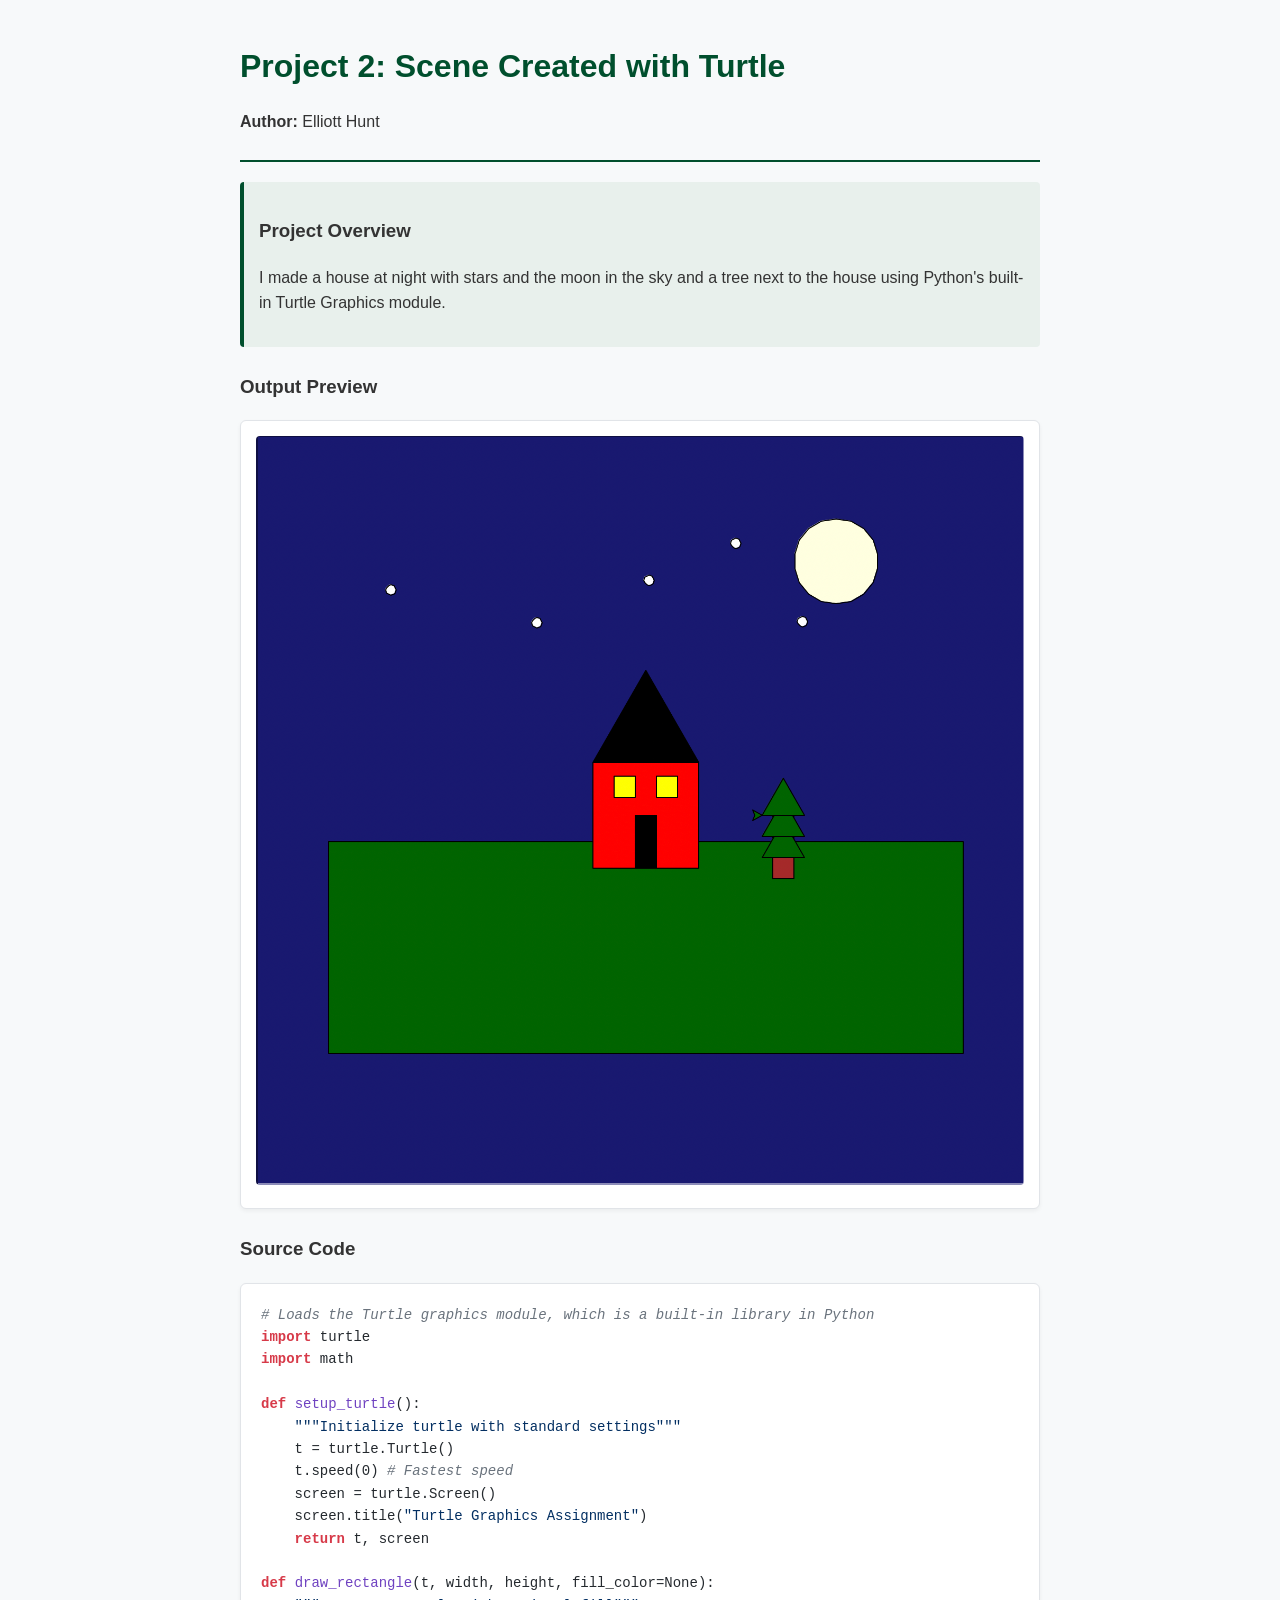
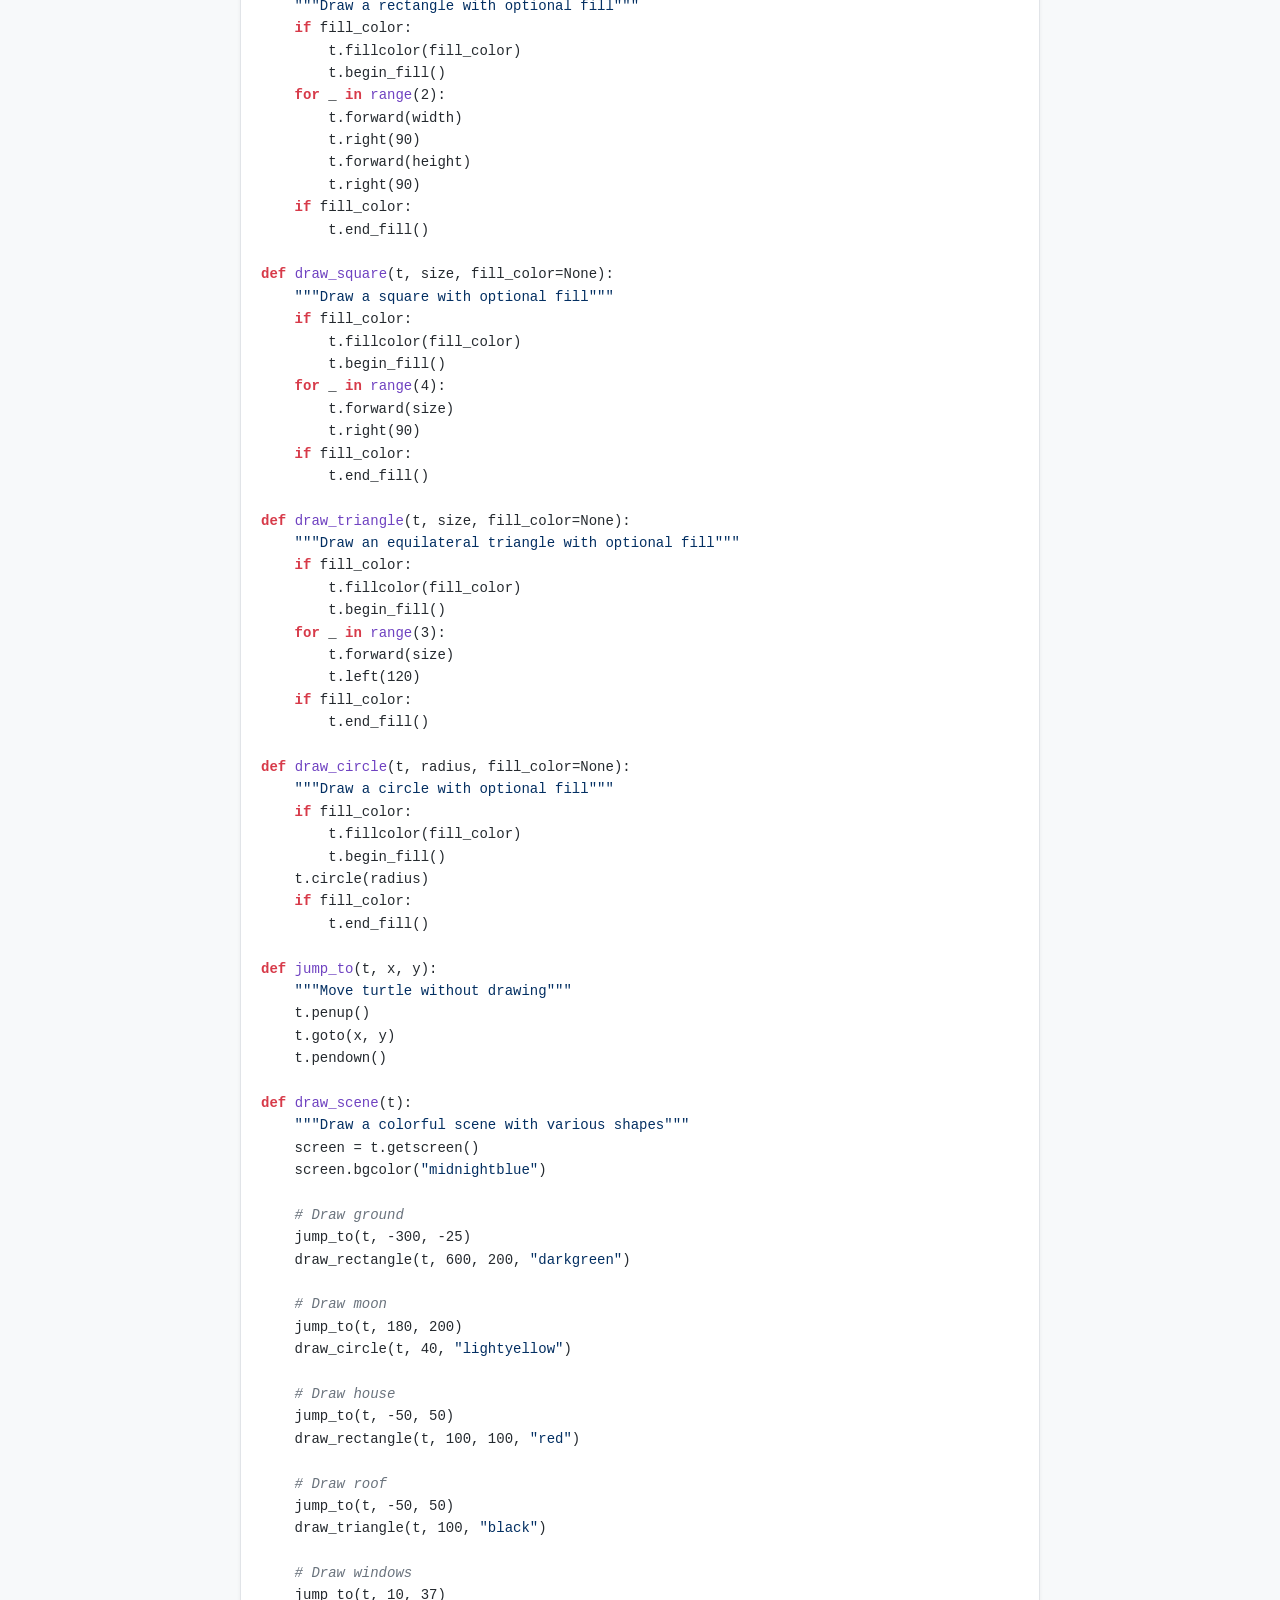
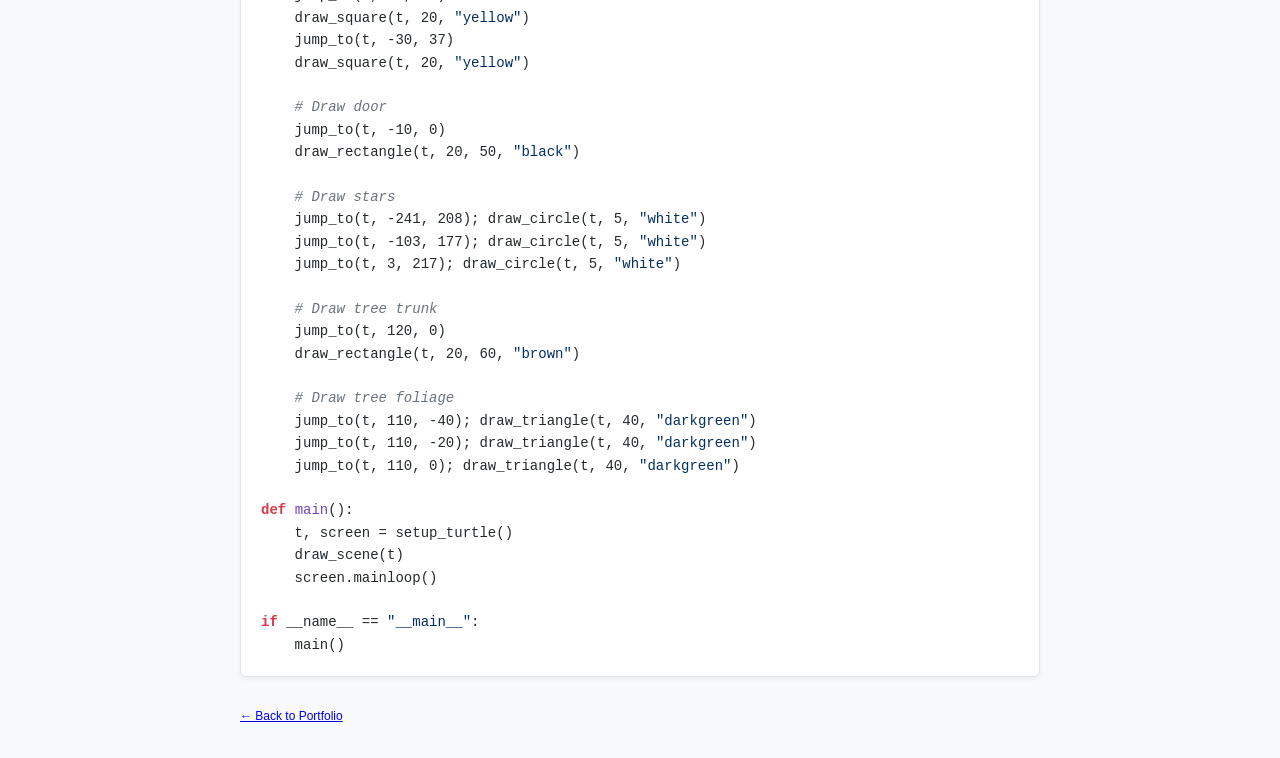
<file: project2.html>
<!DOCTYPE html>
<html lang="en">
<head>
    <meta charset="utf-8">
    <meta content="width=device-width, initial-scale=1.0" name="viewport">
    <title>Project 2 - Turtle Graphics Scene</title>
    <style type="text/css">
        body {
            font-family: -apple-system, BlinkMacSystemFont, "Segoe UI", Roboto, Helvetica, Arial, sans-serif;
            line-height: 1.6;
            color: #333;
            max-width: 800px;
            margin: 0 auto;
            padding: 20px;
            background-color: #f7f9fa;
        }
        header {
            border-bottom: 2px solid #004f2d; /* UO Green */
            padding-bottom: 10px;
            margin-bottom: 20px;
        }
        h1 {
            color: #004f2d;
            margin-bottom: 5px;
        }
        .project-description {
            background-color: #e8f0ec;
            border-left: 4px solid #004f2d;
            padding: 15px;
            margin-bottom: 25px;
            border-radius: 4px;
        }
        /* Style for the new image container */
        .image-container {
            background-color: #ffffff;
            border: 1px solid #e1e4e8;
            border-radius: 6px;
            padding: 15px;
            margin-bottom: 25px;
            box-shadow: 0 2px 4px rgba(0,0,0,0.05);
            text-align: center; /* Centers the image */
        }
        .project-image {
            max-width: 100%;
            height: auto;
            border-radius: 4px;
        }
        .code-container {
            background-color: #ffffff;
            border: 1px solid #e1e4e8;
            border-radius: 6px;
            padding: 20px;
            overflow-x: auto;
            box-shadow: 0 2px 4px rgba(0,0,0,0.05);
        }
        pre {
            font-family: "SFMono-Regular", Consolas, "Liberation Mono", Menlo, Courier, monospace;
            font-size: 14px;
            margin: 0;
            color: #24292e;
        }
        .comment { color: #6a737d; font-style: italic; }
        .keyword { color: #d73a49; font-weight: bold; }
        .function { color: #6f42c1; }
        .string { color: #032f62; }
    </style>
</head>
<body>

    <header>
        <h1>Project 2: Scene Created with Turtle</h1>
        <p><strong>Author:</strong> Elliott Hunt</p>
    </header>

    <main>
        <section class="project-description">
            <h3>Project Overview</h3>
            <p>I made a house at night with stars and the moon in the sky and a tree next to the house using Python's built-in Turtle Graphics module.</p>
        </section>

        <h3>Output Preview</h3>
        <div class="image-container">
            <img src="project2.png" alt="Python Turtle Graphics House Scene" class="project-image">
        </div>

        <h3>Source Code</h3>
        <div class="code-container">
<pre>
<span class="comment"># Loads the Turtle graphics module, which is a built-in library in Python</span>
<span class="keyword">import</span> turtle
<span class="keyword">import</span> math

<span class="keyword">def</span> <span class="function">setup_turtle</span>():
    <span class="string">"""Initialize turtle with standard settings"""</span>
    t = turtle.Turtle()
    t.speed(0) <span class="comment"># Fastest speed</span>
    screen = turtle.Screen()
    screen.title(<span class="string">"Turtle Graphics Assignment"</span>)
    <span class="keyword">return</span> t, screen

<span class="keyword">def</span> <span class="function">draw_rectangle</span>(t, width, height, fill_color=None):
    <span class="string">"""Draw a rectangle with optional fill"""</span>
    <span class="keyword">if</span> fill_color:
        t.fillcolor(fill_color)
        t.begin_fill()
    <span class="keyword">for</span> _ <span class="keyword">in</span> <span class="function">range</span>(2):
        t.forward(width)
        t.right(90)
        t.forward(height)
        t.right(90)
    <span class="keyword">if</span> fill_color:
        t.end_fill()

<span class="keyword">def</span> <span class="function">draw_square</span>(t, size, fill_color=None):
    <span class="string">"""Draw a square with optional fill"""</span>
    <span class="keyword">if</span> fill_color:
        t.fillcolor(fill_color)
        t.begin_fill()
    <span class="keyword">for</span> _ <span class="keyword">in</span> <span class="function">range</span>(4):
        t.forward(size)
        t.right(90)
    <span class="keyword">if</span> fill_color:
        t.end_fill()

<span class="keyword">def</span> <span class="function">draw_triangle</span>(t, size, fill_color=None):
    <span class="string">"""Draw an equilateral triangle with optional fill"""</span>
    <span class="keyword">if</span> fill_color:
        t.fillcolor(fill_color)
        t.begin_fill()
    <span class="keyword">for</span> _ <span class="keyword">in</span> <span class="function">range</span>(3):
        t.forward(size)
        t.left(120)
    <span class="keyword">if</span> fill_color:
        t.end_fill()

<span class="keyword">def</span> <span class="function">draw_circle</span>(t, radius, fill_color=None):
    <span class="string">"""Draw a circle with optional fill"""</span>
    <span class="keyword">if</span> fill_color:
        t.fillcolor(fill_color)
        t.begin_fill()
    t.circle(radius)
    <span class="keyword">if</span> fill_color:
        t.end_fill()

<span class="keyword">def</span> <span class="function">jump_to</span>(t, x, y):
    <span class="string">"""Move turtle without drawing"""</span>
    t.penup()
    t.goto(x, y)
    t.pendown()

<span class="keyword">def</span> <span class="function">draw_scene</span>(t):
    <span class="string">"""Draw a colorful scene with various shapes"""</span>
    screen = t.getscreen()
    screen.bgcolor(<span class="string">"midnightblue"</span>)
    
    <span class="comment"># Draw ground</span>
    jump_to(t, -300, -25)
    draw_rectangle(t, 600, 200, <span class="string">"darkgreen"</span>)
    
    <span class="comment"># Draw moon</span>
    jump_to(t, 180, 200)
    draw_circle(t, 40, <span class="string">"lightyellow"</span>)
    
    <span class="comment"># Draw house</span>
    jump_to(t, -50, 50)
    draw_rectangle(t, 100, 100, <span class="string">"red"</span>)
    
    <span class="comment"># Draw roof</span>
    jump_to(t, -50, 50)
    draw_triangle(t, 100, <span class="string">"black"</span>)
    
    <span class="comment"># Draw windows</span>
    jump_to(t, 10, 37)
    draw_square(t, 20, <span class="string">"yellow"</span>)
    jump_to(t, -30, 37)
    draw_square(t, 20, <span class="string">"yellow"</span>)
    
    <span class="comment"># Draw door</span>
    jump_to(t, -10, 0)
    draw_rectangle(t, 20, 50, <span class="string">"black"</span>)
    
    <span class="comment"># Draw stars</span>
    jump_to(t, -241, 208); draw_circle(t, 5, <span class="string">"white"</span>)
    jump_to(t, -103, 177); draw_circle(t, 5, <span class="string">"white"</span>)
    jump_to(t, 3, 217); draw_circle(t, 5, <span class="string">"white"</span>)
    
    <span class="comment"># Draw tree trunk</span>
    jump_to(t, 120, 0)
    draw_rectangle(t, 20, 60, <span class="string">"brown"</span>)
    
    <span class="comment"># Draw tree foliage</span>
    jump_to(t, 110, -40); draw_triangle(t, 40, <span class="string">"darkgreen"</span>)
    jump_to(t, 110, -20); draw_triangle(t, 40, <span class="string">"darkgreen"</span>)
    jump_to(t, 110, 0); draw_triangle(t, 40, <span class="string">"darkgreen"</span>)

<span class="keyword">def</span> <span class="function">main</span>():
    t, screen = setup_turtle()
    draw_scene(t)
    screen.mainloop()

<span class="keyword">if</span> __name__ == <span class="string">"__main__"</span>:
    main()
</pre>
        </div>
    </main>

    <footer style="margin-top: 30px; font-size: 12px; color: #666;">
        <p><a href="index.html">← Back to Portfolio</a></p>
    </footer>

</body>
</html>
</file>
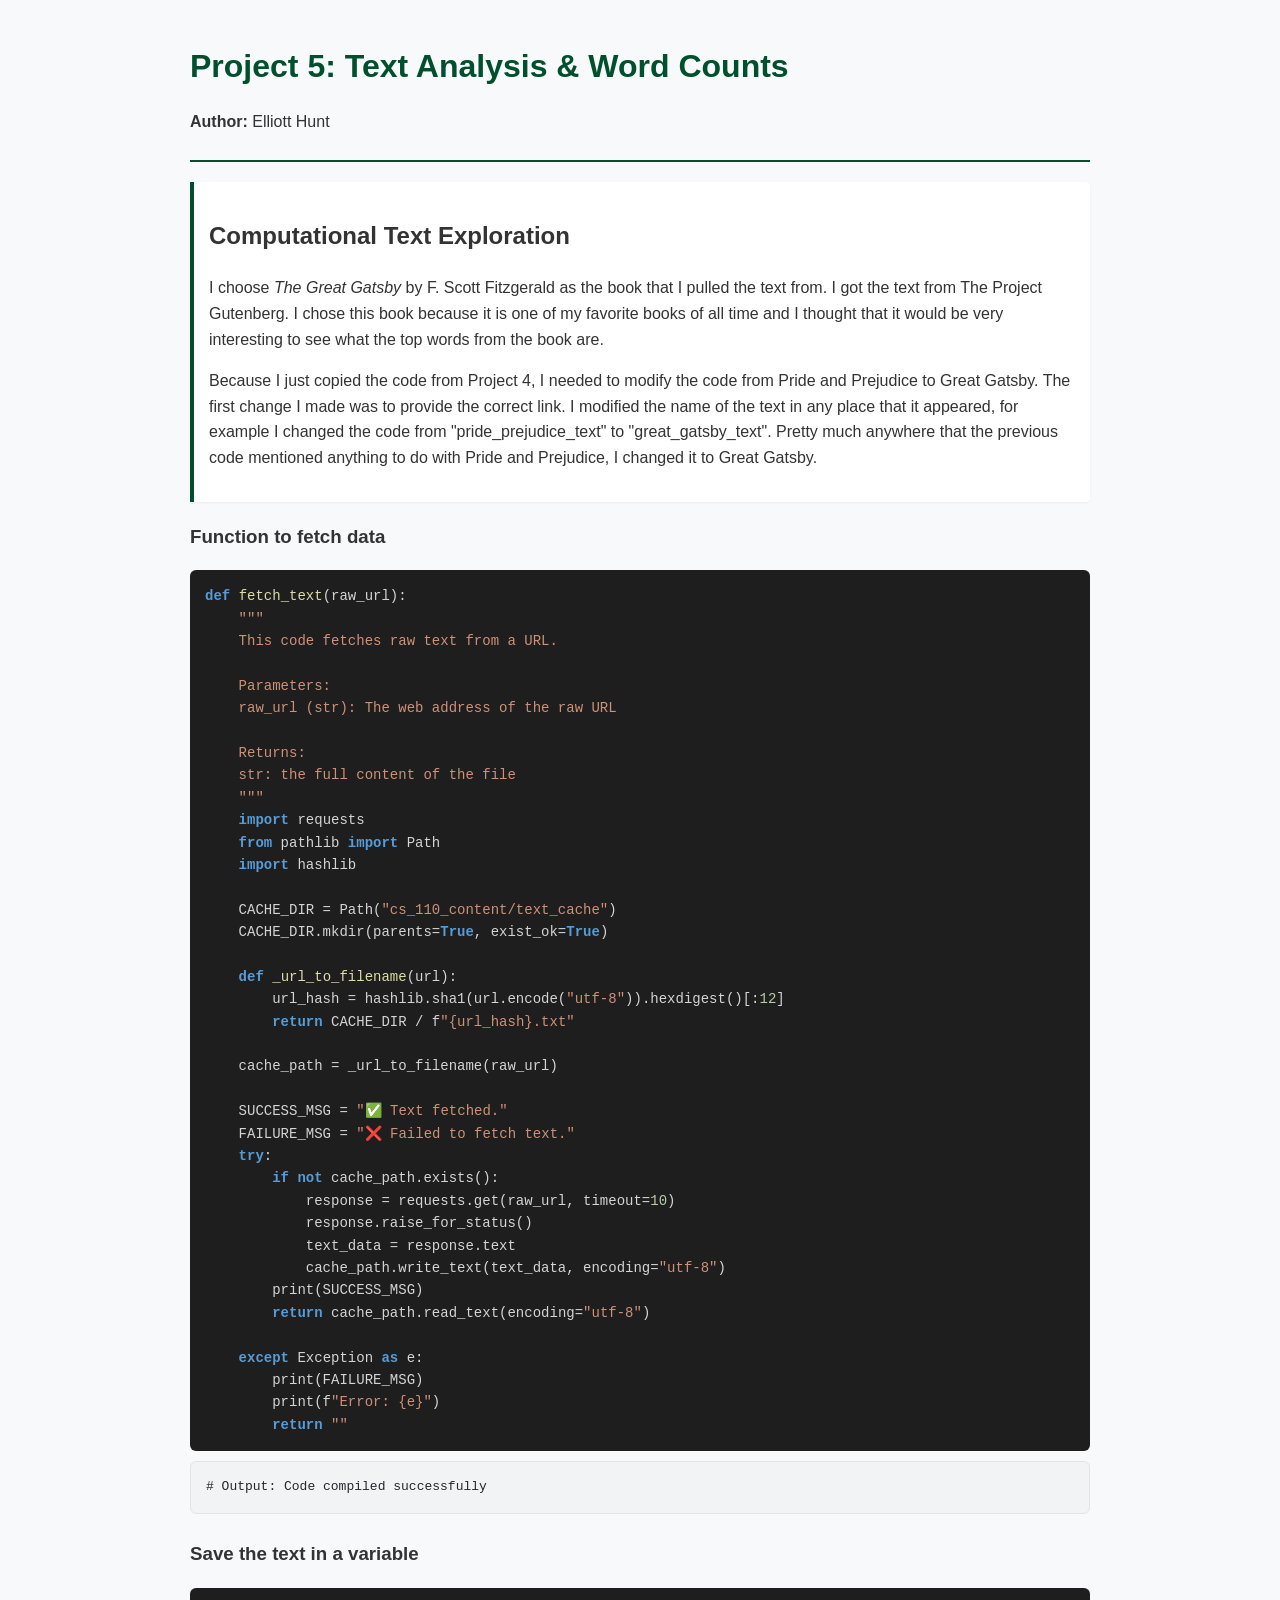
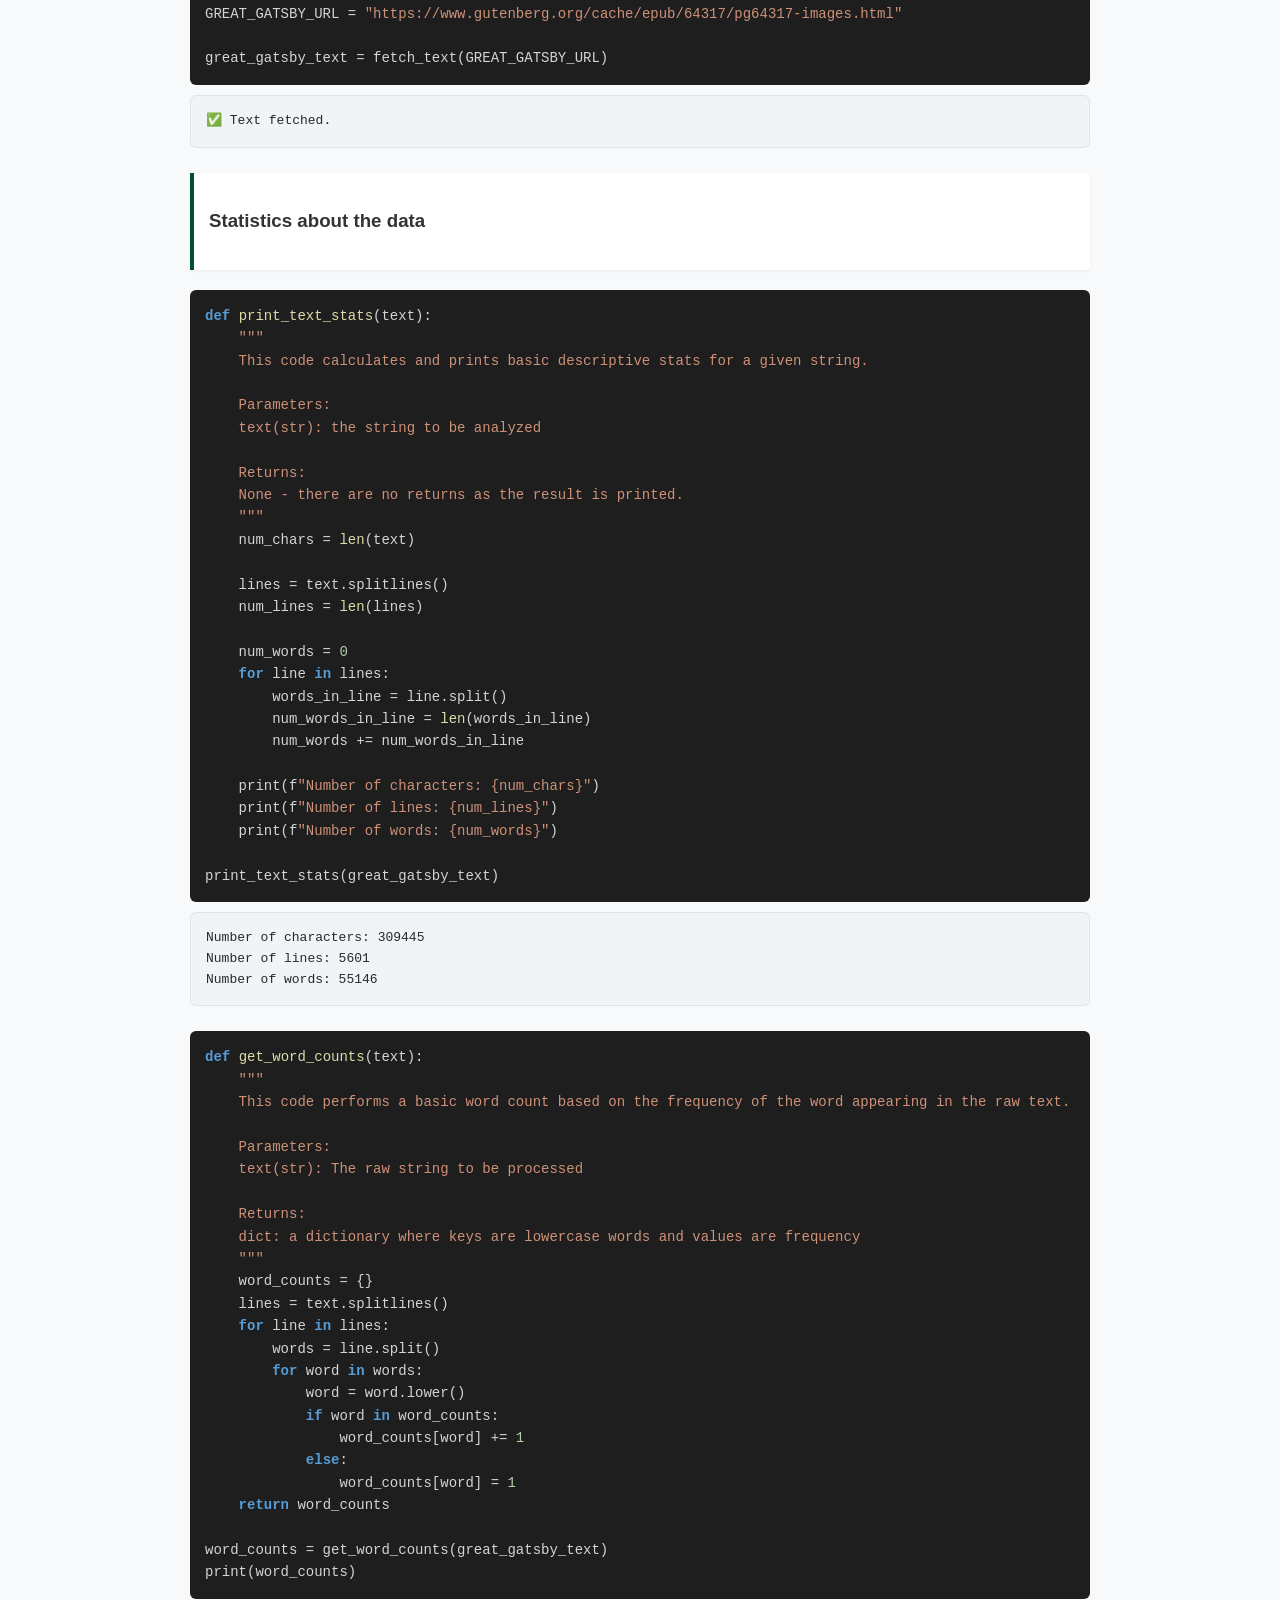
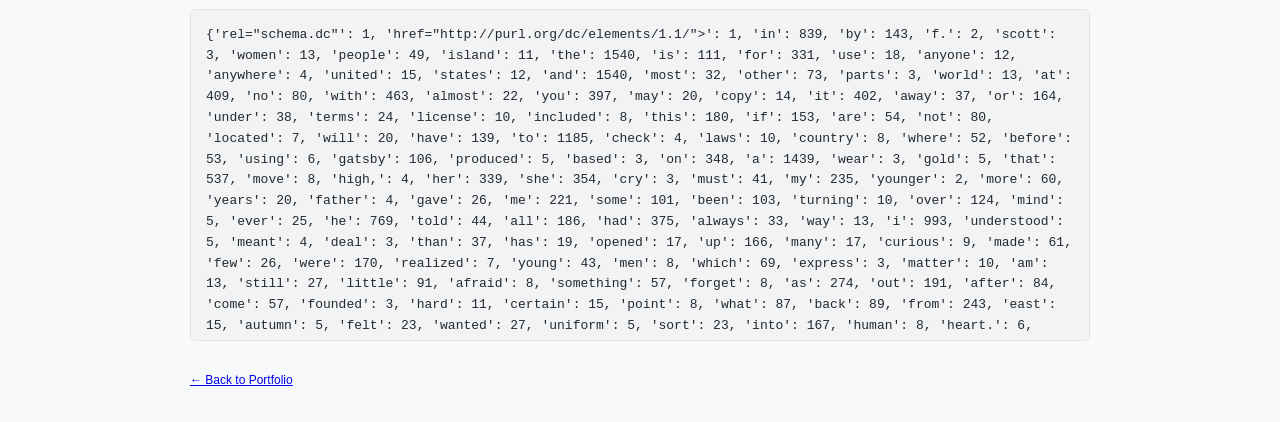
<file: Project5.html>
<!DOCTYPE html>
<html lang="en">
<head>
    <meta charset="utf-8">
    <meta content="width=device-width, initial-scale=1.0" name="viewport">
    <title>Project 5 - The Great Gatsby Text Analysis</title>
    <style type="text/css">
        body {
            font-family: -apple-system, BlinkMacSystemFont, "Segoe UI", Roboto, Helvetica, Arial, sans-serif;
            line-height: 1.6;
            color: #333;
            max-width: 900px;
            margin: 0 auto;
            padding: 20px;
            background-color: #f7f9fa;
        }
        header {
            border-bottom: 2px solid #004f2d; /* UO Green */
            padding-bottom: 10px;
            margin-bottom: 20px;
        }
        h1 {
            color: #004f2d;
            margin-bottom: 5px;
        }
        .markdown-cell {
            background-color: #ffffff;
            border-left: 4px solid #004f2d;
            padding: 15px;
            margin: 20px 0;
            border-radius: 0 4px 4px 0;
            box-shadow: 0 1px 3px rgba(0,0,0,0.05);
        }
        .code-container {
            background-color: #1e1e1e;
            border-radius: 6px;
            padding: 15px;
            margin-top: 10px;
            overflow-x: auto;
        }
        .output-container {
            background-color: #f1f3f4;
            border: 1px solid #e1e4e8;
            border-radius: 6px;
            padding: 15px;
            margin: 10px 0 25px 0;
            font-family: "SFMono-Regular", Consolas, "Liberation Mono", Menlo, Courier, monospace;
            font-size: 13px;
            color: #24292e;
            white-space: pre-wrap;
            max-height: 250px;
            overflow-y: auto;
        }
        pre {
            font-family: "SFMono-Regular", Consolas, "Liberation Mono", Menlo, Courier, monospace;
            font-size: 14px;
            margin: 0;
            color: #d4d4d4;
        }
        .comment { color: #6a9955; font-style: italic; }
        .keyword { color: #569cd6; font-weight: bold; }
        .function { color: #dcdcaa; }
        .string { color: #ce9178; }
        .number { color: #b5cea8; }
    </style>
</head>
<body>

    <header>
        <h1>Project 5: Text Analysis & Word Counts</h1>
        <p><strong>Author:</strong> Elliott Hunt</p>
    </header>

    <main>
        <!-- Cell 1: Intro -->
        <section class="markdown-cell">
            <h2>Computational Text Exploration</h2>
            <p>I choose <em>The Great Gatsby</em> by F. Scott Fitzgerald as the book that I pulled the text from. I got the text from The Project Gutenberg. I chose this book because it is one of my favorite books of all time and I thought that it would be very interesting to see what the top words from the book are.</p>
            <p>Because I just copied the code from Project 4, I needed to modify the code from Pride and Prejudice to Great Gatsby. The first change I made was to provide the correct link. I modified the name of the text in any place that it appeared, for example I changed the code from "pride_prejudice_text" to "great_gatsby_text". Pretty much anywhere that the previous code mentioned anything to do with Pride and Prejudice, I changed it to Great Gatsby.</p>
        </section>

        <!-- Cell 2: Header -->
        <h3>Function to fetch data</h3>

        <!-- Cell 3: Code Block 1 -->
        <div class="code-container">
<pre>
<span class="keyword">def</span> <span class="function">fetch_text</span>(raw_url):
    <span class="string">"""
    This code fetches raw text from a URL.

    Parameters:
    raw_url (str): The web address of the raw URL

    Returns:
    str: the full content of the file
    """</span>
    <span class="keyword">import</span> requests
    <span class="keyword">from</span> pathlib <span class="keyword">import</span> Path
    <span class="keyword">import</span> hashlib

    CACHE_DIR = Path(<span class="string">"cs_110_content/text_cache"</span>)
    CACHE_DIR.mkdir(parents=<span class="keyword">True</span>, exist_ok=<span class="keyword">True</span>)

    <span class="keyword">def</span> <span class="function">_url_to_filename</span>(url):
        url_hash = hashlib.sha1(url.encode(<span class="string">"utf-8"</span>)).hexdigest()[:<span class="number">12</span>]
        <span class="keyword">return</span> CACHE_DIR / f<span class="string">"{url_hash}.txt"</span>

    cache_path = _url_to_filename(raw_url)

    SUCCESS_MSG = <span class="string">"✅ Text fetched."</span>
    FAILURE_MSG = <span class="string">"❌ Failed to fetch text."</span>
    <span class="keyword">try</span>:
        <span class="keyword">if</span> <span class="keyword">not</span> cache_path.exists():
            response = requests.get(raw_url, timeout=<span class="number">10</span>)
            response.raise_for_status()
            text_data = response.text
            cache_path.write_text(text_data, encoding=<span class="string">"utf-8"</span>)
        print(SUCCESS_MSG)
        <span class="keyword">return</span> cache_path.read_text(encoding=<span class="string">"utf-8"</span>)

    <span class="keyword">except</span> Exception <span class="keyword">as</span> e:
        print(FAILURE_MSG)
        print(f<span class="string">"Error: {e}"</span>)
        <span class="keyword">return</span> <span class="string">""</span>
</pre>
        </div>
        <div class="output-container"># Output: Code compiled successfully</div>

        <!-- Cell 4: Markdown -->
        <h3>Save the text in a variable</h3>

        <!-- Cell 5: Code Block 2 -->
        <div class="code-container">
<pre>
GREAT_GATSBY_URL = <span class="string">"https://www.gutenberg.org/cache/epub/64317/pg64317-images.html"</span>

great_gatsby_text = fetch_text(GREAT_GATSBY_URL)
</pre>
        </div>
        <div class="output-container">✅ Text fetched.</div>

        <!-- Cell 6: Markdown -->
        <section class="markdown-cell">
            <h3>Statistics about the data</h3>
        </section>

        <!-- Cell 7: Code Block 3 -->
        <div class="code-container">
<pre>
<span class="keyword">def</span> <span class="function">print_text_stats</span>(text):
    <span class="string">"""
    This code calculates and prints basic descriptive stats for a given string.

    Parameters:
    text(str): the string to be analyzed

    Returns:
    None - there are no returns as the result is printed.
    """</span>
    num_chars = <span class="function">len</span>(text)

    lines = text.splitlines()
    num_lines = <span class="function">len</span>(lines)

    num_words = <span class="number">0</span>
    <span class="keyword">for</span> line <span class="keyword">in</span> lines:
        words_in_line = line.split()
        num_words_in_line = <span class="function">len</span>(words_in_line)
        num_words += num_words_in_line

    print(f<span class="string">"Number of characters: {num_chars}"</span>)
    print(f<span class="string">"Number of lines: {num_lines}"</span>)
    print(f<span class="string">"Number of words: {num_words}"</span>)

print_text_stats(great_gatsby_text)
</pre>
        </div>
        <div class="output-container">Number of characters: 309445
Number of lines: 5601
Number of words: 55146</div>

        <!-- Cell 8: Code Block 4 -->
        <div class="code-container">
<pre>
<span class="keyword">def</span> <span class="function">get_word_counts</span>(text):
    <span class="string">"""
    This code performs a basic word count based on the frequency of the word appearing in the raw text.

    Parameters:
    text(str): The raw string to be processed

    Returns:
    dict: a dictionary where keys are lowercase words and values are frequency
    """</span>
    word_counts = {}
    lines = text.splitlines()
    <span class="keyword">for</span> line <span class="keyword">in</span> lines:
        words = line.split()
        <span class="keyword">for</span> word <span class="keyword">in</span> words:
            word = word.lower()
            <span class="keyword">if</span> word <span class="keyword">in</span> word_counts:
                word_counts[word] += <span class="number">1</span>
            <span class="keyword">else</span>:
                word_counts[word] = <span class="number">1</span>
    <span class="keyword">return</span> word_counts

word_counts = get_word_counts(great_gatsby_text)
print(word_counts)
</pre>
        </div>
        
        <!-- Interactive Scroll Box for Huge Dictionary Output -->
        <div class="output-container" style="max-height: 300px;">{'rel="schema.dc"': 1, 'href="http://purl.org/dc/elements/1.1/"&gt;': 1, 'in': 839, 'by': 143, 'f.': 2, 'scott': 3, 'women': 13, 'people': 49, 'island': 11, 'the': 1540, 'is': 111, 'for': 331, 'use': 18, 'anyone': 12, 'anywhere': 4, 'united': 15, 'states': 12, 'and': 1540, 'most': 32, 'other': 73, 'parts': 3, 'world': 13, 'at': 409, 'no': 80, 'with': 463, 'almost': 22, 'you': 397, 'may': 20, 'copy': 14, 'it': 402, 'away': 37, 'or': 164, 'under': 38, 'terms': 24, 'license': 10, 'included': 8, 'this': 180, 'if': 153, 'are': 54, 'not': 80, 'located': 7, 'will': 20, 'have': 139, 'to': 1185, 'check': 4, 'laws': 10, 'country': 8, 'where': 52, 'before': 53, 'using': 6, 'gatsby': 106, 'produced': 5, 'based': 3, 'on': 348, 'a': 1439, 'wear': 3, 'gold': 5, 'that': 537, 'move': 8, 'high,': 4, 'her': 339, 'she': 354, 'cry': 3, 'must': 41, 'my': 235, 'younger': 2, 'more': 60, 'years': 20, 'father': 4, 'gave': 26, 'me': 221, 'some': 101, 'been': 103, 'turning': 10, 'over': 124, 'mind': 5, 'ever': 25, 'he': 769, 'told': 44, 'all': 186, 'had': 375, 'always': 33, 'way': 13, 'i': 993, 'understood': 5, 'meant': 4, 'deal': 3, 'than': 37, 'has': 19, 'opened': 17, 'up': 166, 'many': 17, 'curious': 9, 'made': 61, 'few': 26, 'were': 170, 'realized': 7, 'young': 43, 'men': 8, 'which': 69, 'express': 3, 'matter': 10, 'am': 13, 'still': 27, 'little': 91, 'afraid': 8, 'something': 57, 'forget': 8, 'as': 274, 'out': 191, 'after': 84, 'come': 57, 'founded': 3, 'hard': 11, 'certain': 15, 'point': 8, 'what': 87, 'back': 89, 'from': 243, 'east': 15, 'autumn': 5, 'felt': 23, 'wanted': 27, 'uniform': 5, 'sort': 23, 'into': 167, 'human': 8, 'heart.': 6, 'only': 51, 'man': 69, 'who': 98, 'his': 488, 'everything': 15, 'personality': 2, 'then': 111, 'gorgeous': 3, 'him': 190, 'life': 12, 'ten': 6, 'thousand': 6, 'miles': 4, 'nothing': 23, 'do': 75, 'romantic': 8, 'found': 36, 'person': 13, 'likely': 4, 'shall': 4, 'find': 16, 'again': 27, 'turned': 64, 'dust': 6, 'floated': 6, 'closed': 7, 'interest': 5, 'family': 12, 'middle': 10, 'three': 32, 'we': 187, 'line': 7, 'sent': 17, 'war': 3, 'started': 21, 'business': 12, 'saw': 50, 'rather': 24, 'new': 71, 'haven': 3, 'just': 94, 'later': 18, 'go': 55, 'learn': 3, 'bond': 3, 'everybody': 8, 'knew': 49, 'could': 62, 'support': 5, 'talked': 15, 'finally': 9, 'said': 164, 'very': 54, 'faces.': 2, 'agreed': 9, 'year': 9, 'spring': 5, 'rooms': 5, 'left': 37, 'wide': 7, 'lawns': 3, 'trees,': 5, 'office': 11, 'suggested': 9, 'take': 27, 'house': 57, 'together': 13, 'town': 3, 'idea.': 2, 'alone.': 8, 'days': 13, 'until': 39, 'ran': 13, 'woman': 4, 'bed': 6, 'cooked': 2, 'breakfast': 3, 'morning': 18, 'stopped': 18, 'road.': 4, 'asked': 38, 'walked': 23, 'casually': 5, 'freedom': 2, 'sunshine': 3, 'leaves': 6, 'growing': 2, 'things': 25, 'fast': 3, 'familiar': 5, 'summer.': 7, 'much': 30, 'fine': 7, 'air.': 12, 'bought': 16, 'dozen': 18, 'volumes': 1, 'money': 13, 'high': 11, 'intention': 3, 'reading': 4, 'books': 4, 'wrote': 3, 'solemn': 6, 'become': 5, 'limited': 8, 'looked': 82, 'window,': 4, 'chance': 4, 'should': 11, 'rented': 2, 'strangest': 2, 'slender': 3, 'among': 21, 'natural': 2, 'two': 67, 'unusual': 3, 'land.': 2, 'twenty': 3, 'pair': 6, 'enormous': 10, 'shape': 7, 'lived': 10, 'less': 12, 'fashionable': 2, 'bizarre': 3, 'sinister': 4, 'contrast': 1, 'between': 22, 'tip': 4, 'yards': 4, 'huge': 4, 'places': 4, 'twelve': 3, 'fifteen': 2, 'colossal': 4, 'side,': 6, 'thin': 8, 'beard': 2, 'raw': 4, 'marble': 5, 'swimming': 4, 'pool,': 2, 'forty': 3, 'acres': 1, 'lawn': 11, 'garden.': 14, 'know': 70, 'mr.': 78, 'mansion': 3, 'small': 31, 'view': 3, 'across': 26, 'white': 36, 'along': 28, 'history': 6, 'summer': 8, 'really': 10, 'begins': 2, 'evening': 13, 'drove': 15, 'dinner': 7, 'tom': 115, 'daisy': 99, 'cousin': 3, 'husband,': 5, 'powerful': 2, 'ends': 2, 'played': 7, 'football': 2, 'national': 3, 'figure': 6, 'reach': 8, 'afterward': 6, 'wealthy': 2, 'chicago': 11, 'took': 48, 'breath': 5, 'brought': 16, 'string': 3, 'polo': 5, 'ponies': 1, 'lake': 4, 'realize': 4, 'france': 3, 'rich': 7, 'drifted': 5, 'permanent': 2, 'believe': 15, 'sight': 9, 'drift': 3, 'seeking,': 1, 'game.': 2, 'happened': 12, 'windy': 2, 'see': 60, 'friends': 3, 'scarcely': 7, 'even': 41, 'elaborate': 5, 'cheerful': 7, 'beach': 6, 'towards': 5, 'front': 28, 'door': 34, 'brick': 4, 'walks': 2, 'burning': 2, 'reached': 15, 'drifting': 3, 'side': 20, 'bright': 16, 'its': 42, 'broken': 8, 'french': 4, 'open': 17, 'afternoon,': 6, 'buchanan': 12, 'standing': 16, 'legs': 2, 'apart': 3, 'porch.': 4, 'changed': 7, 'since': 10, 'sturdy': 2, 'thirty,': 3, 'mouth': 8, 'supercilious': 2, 'arrogant': 2, 'eyes': 57, 'face': 33, 'appearance': 2, 'leaning': 6, 'forward.': 1, 'power': 3, 'shifting': 2, 'shoulder': 5, 'moved': 26, 'coat.': 7, 'capable': 2, 'cruel': 1, 'body.': 4, 'speaking': 2, 'voice,': 8, 'husky': 3, 'added': 8, 'impression': 7, 'touch': 9, 'paternal': 2, 'contempt': 2, 'toward': 47, 'hated': 2, 'same': 16, 'harsh,': 2, 'defiant': 2, 'minutes': 14, 'nice': 10, 'flashing': 2, 'arm,': 2, 'broad': 3, 'hand': 35, 'deep,': 1, 'roses,': 1, 'tide': 2, 'belonged': 3, 'oil': 2, 'again,': 15, 'politely': 1, 'through': 63, 'space,': 1, 'bound': 6, 'windows': 18, 'either': 9, 'end.': 5, 'against': 33, 'fresh': 6, 'grass': 6, 'breeze': 3, 'blew': 7, 'room,': 11, 'curtains': 6, 'end': 13, 'pale': 10, 'twisting': 2, 'making': 11, 'shadow': 8, 'wind': 8, 'sea.': 3, 'room': 25, 'couch': 6, 'upon': 35, 'dresses': 4, 'blown': 4, 'flight': 2, 'moments': 3, 'listening': 3, 'whip': 1, 'snap': 3, 'picture': 6, 'wall.': 4, 'boom': 2, 'shut': 3, 'rear': 4, 'caught': 8, 'died': 5, 'slowly': 13, 'floor.': 7, 'stranger': 2, 'full': 33, 'length': 3, 'corner': 4, 'hint': 3, 'surprised': 10, 'apology': 2, 'having': 10, 'disturbed': 1, 'in.': 6, 'girl,': 8, 'attempt': 4, 'leaned': 15, 'forward motives': 10, 'laughed,': 2, 'charming': 2, 'laugh,': 2, 'laughed': 8, 'too': 31, 'held': 14, 'moment,': 10, 'looking': 34, 'murmur': 8, 'girl': 29, 'baker.': 3, 'lips': 8, 'nodded': 10, 'quickly': 5, 'tipped': 4, 'complete': 6, 'tribute': 3, 'began': 46, 'ask': 14, 'questions': 3, 'low,': 4, 'thrilling': 5, 'voice.': 7, 'voice': 40, 'ear': 4, 'each': 33, 'sad': 7, 'lovely': 8, 'whispered': 7, 'promise': 6, 'done': 7, 'exciting': 3, 'hovering': 2, 'hour.': 8, 'how': 23, 'off': 35, 'love': 20, 'cried': 24, 'whole': 17, 'cars': 8, 'wheel': 4, 'black': 11, 'night': 35, 'ought': 18, 'asleep.': 4, 'seen': 31, 'doing,': 2, 'remarked': 8, 'annoyed': 3, 'answered': 11, 'shortly.': 3, 'stay': 5, 'glancing': 3, 'alert': 2, 'god': 5, 'damned': 5, 'fool': 6, 'live': 15, 'baker': 21, 'yawned': 4, 'rapid,': 1, 'deft': 2, 'movements': 4, 'complained,': 1, 'lying': 3, 'sofa': 2, 'trying': 14, 'cocktails': 5, 'absolutely': 5, 'drink': 5, 'drop': 4, 'wondering': 3, 'slender,': 2, 'throwing': 5, 'shoulders': 2, 'grey': 12, 'polite': 4, 'curiosity': 2, 'wan,': 2, 'somewhere': 10, 'before.': 23, 'demanded': 19, 'reply': 1, 'announced;': 1, 'moving': 7, 'hands': 26, 'set': 23, 'lightly': 2, 'us': 48, 'candles': 2, 'wind.': 2, 'objected': 4, 'weeks': 6, 'longest': 3, 'sitting': 16, 'getting': 15, 'right,': 5, 'answer': 5, 'expression': 11, 'hurt': 2, 'blue.': 2, 'mean': 14, 'marrying': 2, 'hulking': 2, 'hate': 4, 'insisted': 10, 'sometimes': 8, 'once,': 4, 'absence': 3, 'accepted': 8, 'pleasant': 4, 'effort': 9, 'hurried': 12, 'phase': 3, 'continually': 5, 'disappointed': 1, 'nervous': 5, 'moment': 50, 'confessed': 1, 'glass': 6, 'talk': 11, 'read': 11, 'rise': 2, 'coloured': 2, 'deep': 12, 'words': 10, 'tom,': 22, 'impatiently.': 3, 'fellow': 4, 'worked': 3, 'beat': 8, 'control': 3, 'sun.': 2, 'interrupted': 5, 'heavily': 2, 'chair.': 7, 'am,': 3, 'hesitation': 2, 'nod,': 2, 'winked': 2, 'science': 1, 'telephone Imbound': 12, 'rang': 9, 'butler': 13, 'porch': 8, 'seized': 2, 'momentary': 2, 'want': 51, 'hear': 18, 'used': 20, 'silver': 9, 'service': 3, 'hundred': 14, 'people.': 6, 'bad': 10, 'fell': 17, 'light': 25, 'leaving': 13, 'street': 12, 'dusk.': 2, 'murmured': 4, 'close': 14, 'pushed': 8, 'table,': 8, 'rose,': 3, 'untrue.': 2, 'faintly': 6, 'warmth': 1, 'heart': 11, 'concealed': 4, 'threw': 7, 'napkin': 1, 'excused': 2, 'exchanged': 2, 'glance': 7, 'speak': 10, 'sat': 32, 'warning': 1, 'subdued': 1, 'audible': 2, 'trembled': 1, 'verge': 3, 'sank': 4, 'mounted': 5, 'ceased': 2, 'began.': 4, 'inquired': 12, 'innocently.': 5, 'surprised.': 2, 'donâ€™t.â€': 2, 'hesitantly.': 1, 'repeated': 8, 'blankly.': 4, 'nodded.': 6, 'time.': 9, 'dress': 11, 'leather': 5, ...}</div>
    </main>

    <footer style="margin-top: 30px; font-size: 12px; color: #666;">
        <p><a href="index.html">← Back to Portfolio</a></p>
    </footer>

</body>
</html>
</file>
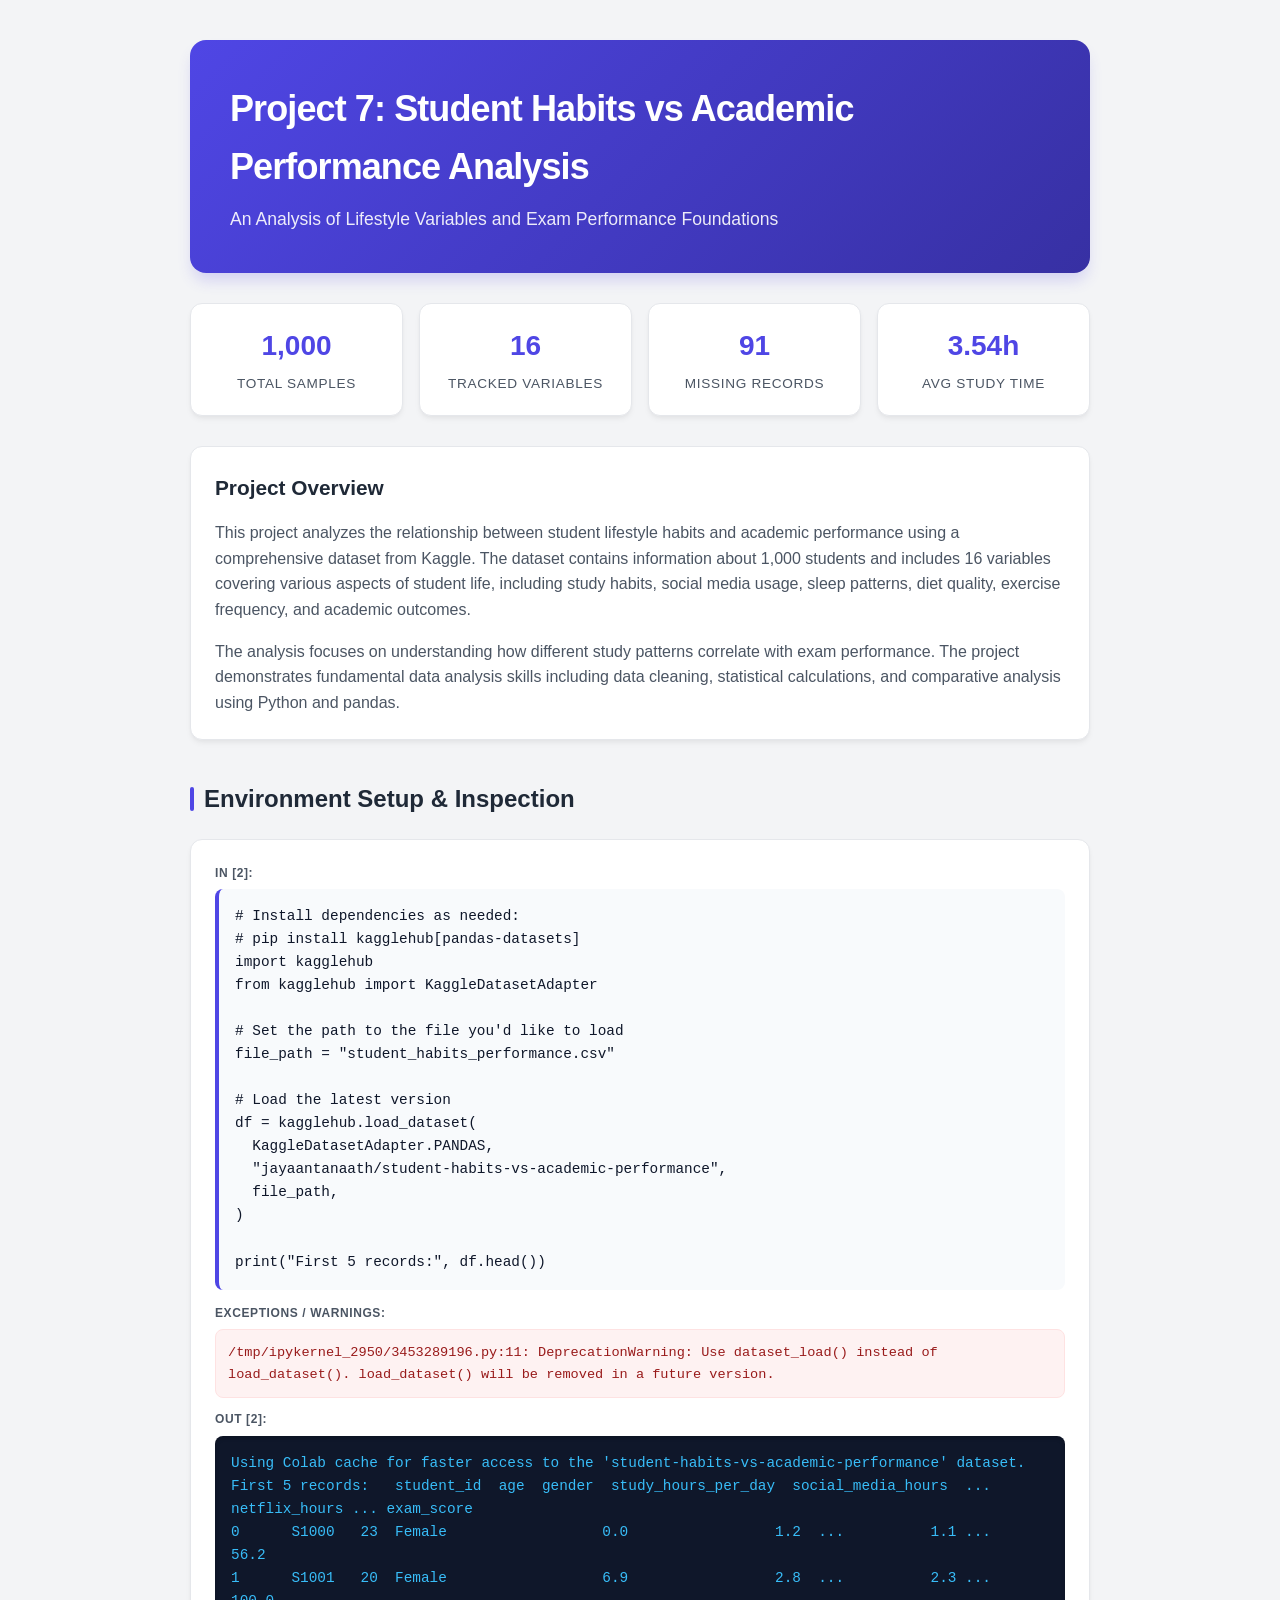
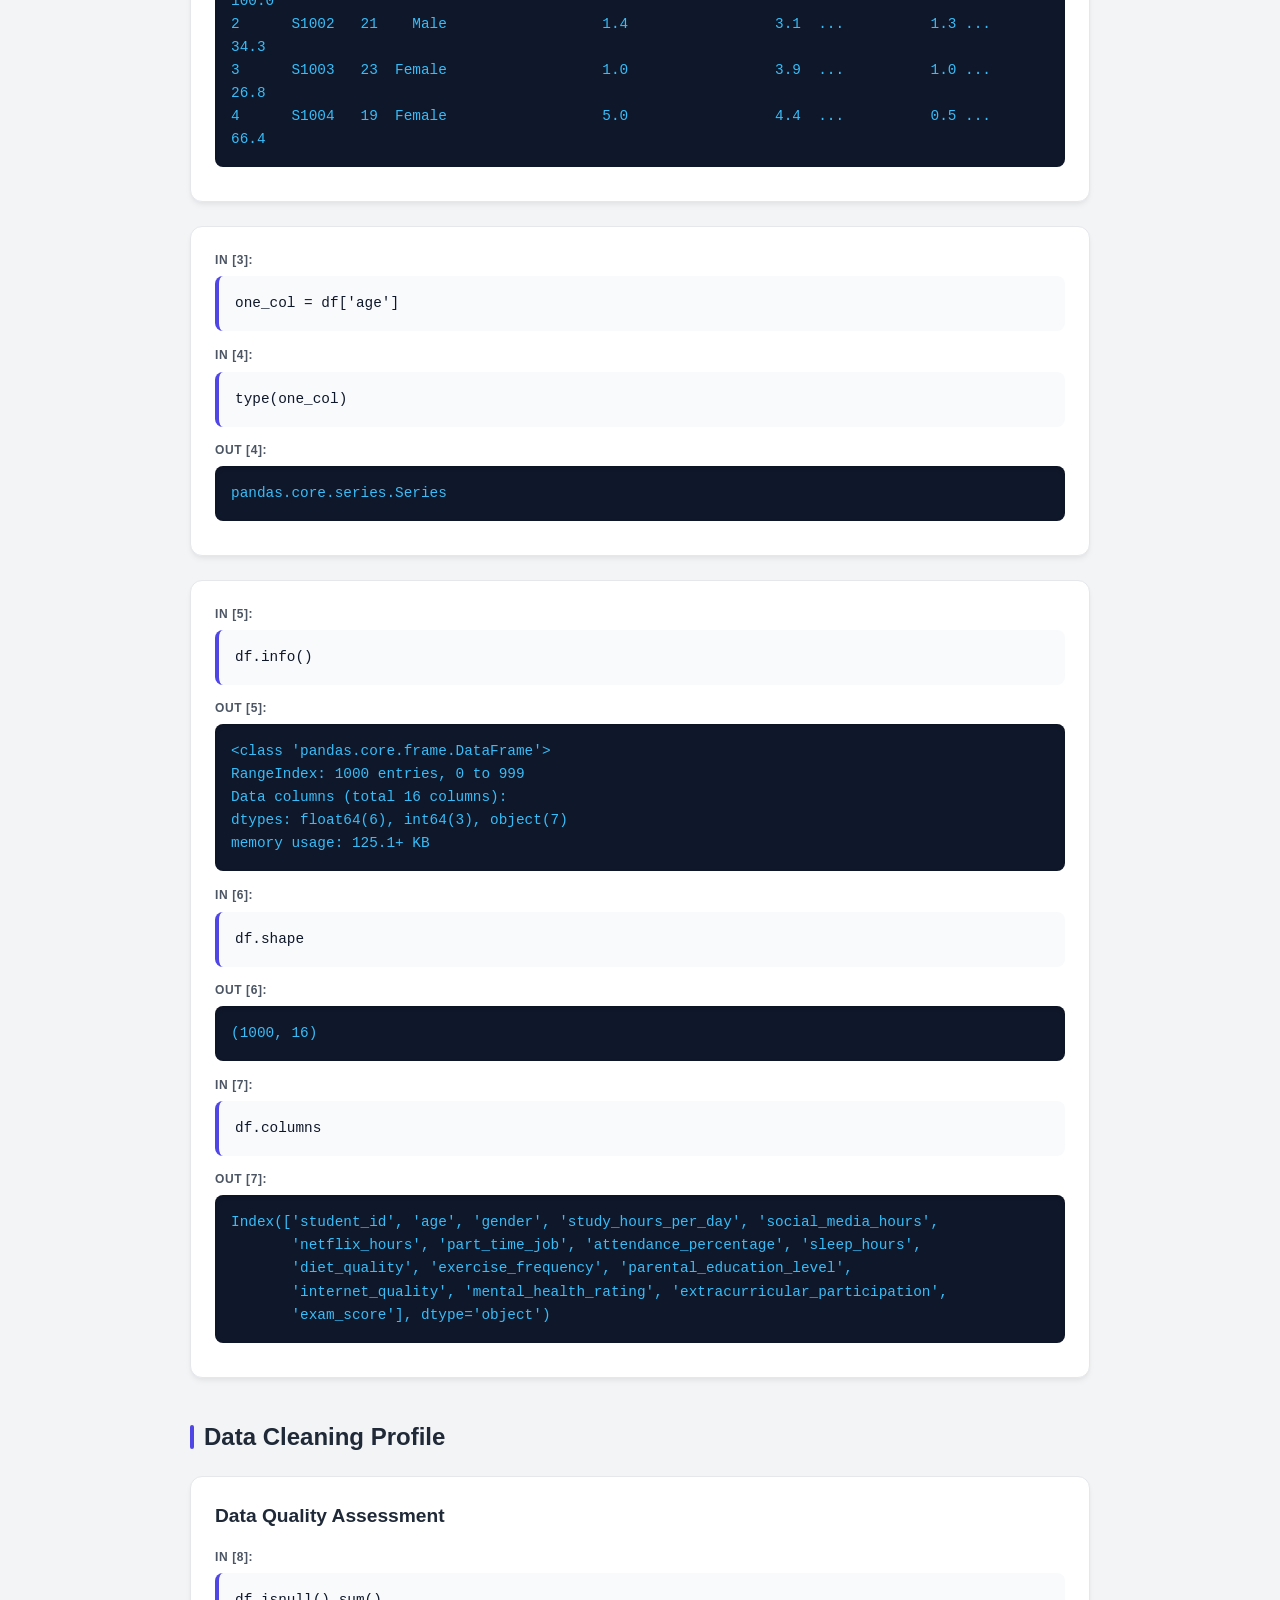
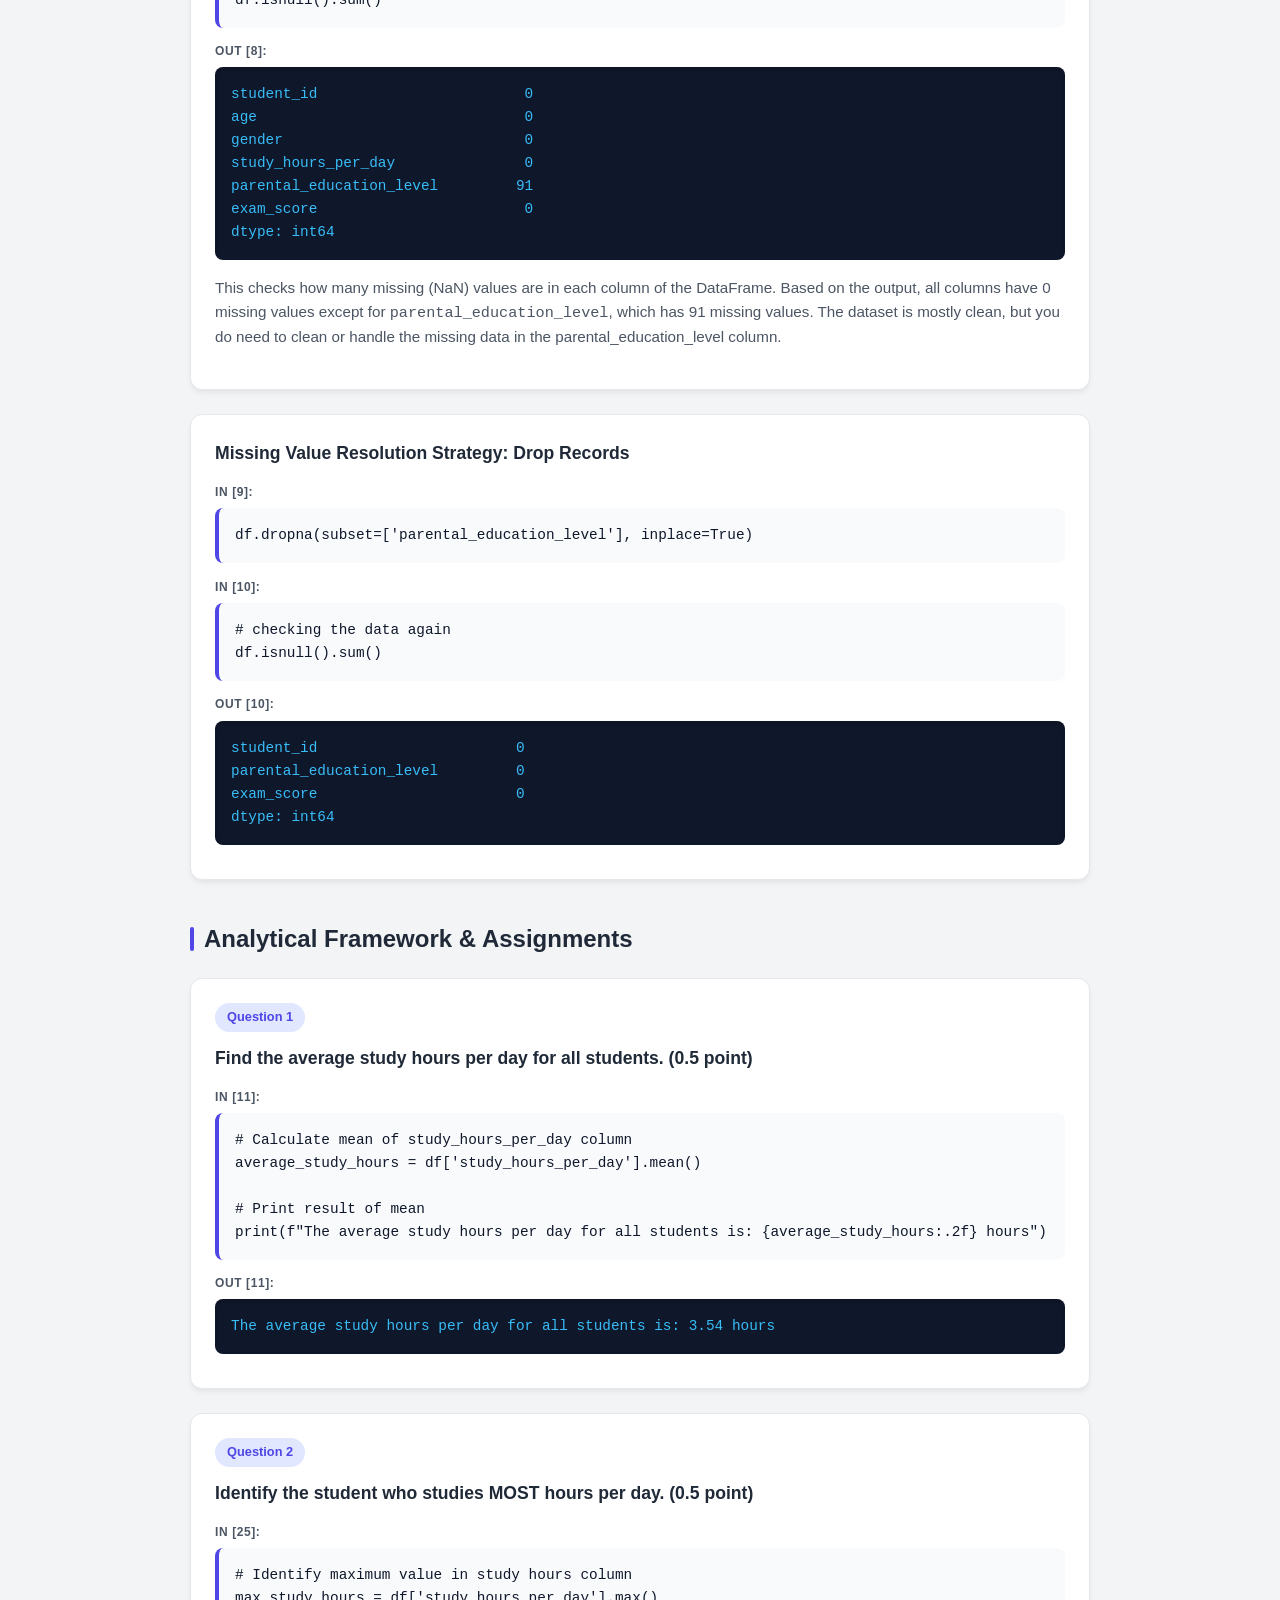
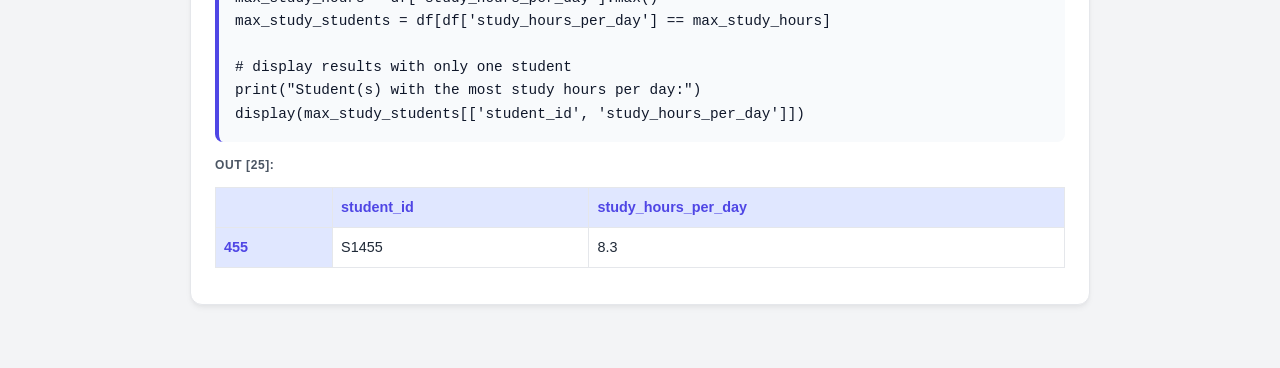
<file: Project7.html>
<!DOCTYPE html>
<html lang="en">
<head>
    <meta charset="UTF-8">
    <meta name="viewport" content="width=device-width, initial-scale=1.0">
    <title>Project 7: Student Habits & Performance</title>
    <style>
        :root {
            --bg: #f3f4f6;
            --surface: #ffffff;
            --primary: #4f46e5;
            --primary-light: #e0e7ff;
            --text-dark: #1f2937;
            --text-light: #4b5563;
            --code-bg: #f8fafc;
            --output-bg: #0f172a;
            --output-text: #38bdf8;
            --border: #e5e7eb;
            --shadow: 0 4px 6px -1px rgba(0, 0, 0, 0.05), 0 2px 4px -1px rgba(0, 0, 0, 0.03);
        }

        body {
            font-family: 'Inter', -apple-system, BlinkMacSystemFont, "Segoe UI", Roboto, sans-serif;
            background-color: var(--bg);
            color: var(--text-dark);
            line-height: 1.6;
            margin: 0;
            padding: 40px 20px;
        }

        .container {
            max-width: 900px;
            margin: 0 auto;
        }

        /* Dashboard Header */
        .header {
            background: linear-gradient(135deg, #4f46e5 0%, #3730a3 100%);
            color: white;
            padding: 40px;
            border-radius: 16px;
            margin-bottom: 30px;
            box-shadow: 0 10px 15px -3px rgba(79, 70, 229, 0.2);
        }

        .header h1 {
            margin: 0;
            font-size: 2.25rem;
            font-weight: 800;
            letter-spacing: -0.025em;
        }

        .header p {
            margin: 10px 0 0 0;
            opacity: 0.9;
            font-size: 1.1rem;
        }

        /* Overview Summary Section */
        .grid-summary {
            display: grid;
            grid-template-columns: repeat(auto-fit, minmax(200px, 1fr));
            gap: 16px;
            margin-bottom: 30px;
        }

        .summary-card {
            background: var(--surface);
            padding: 20px;
            border-radius: 12px;
            box-shadow: var(--shadow);
            border: 1px solid var(--border);
            text-align: center;
        }

        .summary-card .number {
            font-size: 1.75rem;
            font-weight: 700;
            color: var(--primary);
            margin-bottom: 4px;
        }

        .summary-card .label {
            font-size: 0.85rem;
            color: var(--text-light);
            font-weight: 500;
            text-transform: uppercase;
            letter-spacing: 0.05em;
        }

        /* Document Sections */
        h2 {
            font-size: 1.5rem;
            color: var(--text-dark);
            margin-top: 40px;
            margin-bottom: 20px;
            display: flex;
            align-items: center;
            gap: 10px;
        }

        h2::before {
            content: '';
            display: inline-block;
            width: 4px;
            height: 24px;
            background-color: var(--primary);
            border-radius: 2px;
        }

        /* Notebook Code Cards */
        .card {
            background: var(--surface);
            border-radius: 12px;
            padding: 24px;
            margin-bottom: 24px;
            box-shadow: var(--shadow);
            border: 1px solid var(--border);
        }

        .question-number {
            display: inline-block;
            background: var(--primary-light);
            color: var(--primary);
            padding: 4px 12px;
            border-radius: 9999px;
            font-size: 0.8rem;
            font-weight: 700;
            margin-bottom: 12px;
        }

        .question-text {
            font-size: 1.1rem;
            font-weight: 600;
            margin-bottom: 16px;
            color: var(--text-dark);
        }

        /* Jupyter-style Notebook Blocks */
        .block-label {
            font-size: 0.75rem;
            font-weight: 700;
            text-transform: uppercase;
            letter-spacing: 0.05em;
            margin-bottom: 6px;
            color: var(--text-light);
        }

        .code-input {
            background-color: var(--code-bg);
            color: #0f172a;
            font-family: 'Fira Code', 'Courier New', monospace;
            padding: 16px;
            border-radius: 8px;
            border-left: 4px solid var(--primary);
            white-space: pre-wrap;
            margin-bottom: 14px;
            font-size: 0.9rem;
        }

        .code-output {
            background-color: var(--output-bg);
            color: var(--output-text);
            font-family: 'Fira Code', 'Courier New', monospace;
            padding: 16px;
            border-radius: 8px;
            white-space: pre-wrap;
            font-size: 0.9rem;
            box-shadow: inset 0 2px 4px rgba(0,0,0,0.2);
            margin-bottom: 10px;
        }

        .code-stderr {
            background-color: #fef2f2;
            color: #991b1b;
            font-family: 'Fira Code', 'Courier New', monospace;
            padding: 12px;
            border-radius: 8px;
            font-size: 0.85rem;
            margin-bottom: 12px;
            border: 1px solid #fee2e2;
        }

        /* Conceptual Text block */
        .text-response {
            background-color: #fcfcfd;
            border: 1px dashed #cbd5e1;
            padding: 16px;
            border-radius: 8px;
            font-style: normal;
            color: var(--text-dark);
        }

        .alert-box {
            background-color: #fef3c7;
            border: 1px solid #f59e0b;
            color: #b45309;
            padding: 12px 16px;
            border-radius: 8px;
            font-size: 0.9rem;
            margin-bottom: 24px;
            font-weight: 500;
        }

        table.dataframe {
            width: 100%;
            border-collapse: collapse;
            margin: 12px 0;
            font-size: 0.9rem;
        }
        table.dataframe th {
            background-color: var(--primary-light);
            color: var(--primary);
            padding: 8px;
            text-align: left;
            border: 1px solid var(--border);
        }
        table.dataframe td {
            padding: 8px;
            border: 1px solid var(--border);
        }
    </style>
</head>
<body>

<div class="container">

    <div class="header">
        <h1>Project 7: Student Habits vs Academic Performance Analysis</h1>
        <p>An Analysis of Lifestyle Variables and Exam Performance Foundations</p>
    </div>


    <div class="grid-summary">
        <div class="summary-card">
            <div class="number">1,000</div>
            <div class="label">Total Samples</div>
        </div>
        <div class="summary-card">
            <div class="number">16</div>
            <div class="label">Tracked Variables</div>
        </div>
        <div class="summary-card">
            <div class="number">91</div>
            <div class="label">Missing Records</div>
        </div>
        <div class="summary-card">
            <div class="number">3.54h</div>
            <div class="label">Avg Study Time</div>
        </div>
    </div>

    <div class="card">
        <div class="question-text" style="font-size: 1.3rem;">Project Overview</div>
        <p style="margin-top: 0; color: var(--text-light);">This project analyzes the relationship between student lifestyle habits and academic performance using a comprehensive dataset from Kaggle. The dataset contains information about 1,000 students and includes 16 variables covering various aspects of student life, including study habits, social media usage, sleep patterns, diet quality, exercise frequency, and academic outcomes.</p>
        <p style="color: var(--text-light); margin-bottom: 0;">The analysis focuses on understanding how different study patterns correlate with exam performance. The project demonstrates fundamental data analysis skills including data cleaning, statistical calculations, and comparative analysis using Python and pandas.</p>
    </div>

    <h2>Environment Setup & Inspection</h2>

    <div class="card">
        <div class="block-label">In [2]:</div>
        <div class="code-input"># Install dependencies as needed:
# pip install kagglehub[pandas-datasets]
import kagglehub
from kagglehub import KaggleDatasetAdapter

# Set the path to the file you'd like to load
file_path = "student_habits_performance.csv"

# Load the latest version
df = kagglehub.load_dataset(
  KaggleDatasetAdapter.PANDAS,
  "jayaantanaath/student-habits-vs-academic-performance",
  file_path,
)

print("First 5 records:", df.head())</div>
        
        <div class="block-label">Exceptions / Warnings:</div>
        <div class="code-stderr">/tmp/ipykernel_2950/3453289196.py:11: DeprecationWarning: Use dataset_load() instead of load_dataset(). load_dataset() will be removed in a future version.</div>

        <div class="block-label">Out [2]:</div>
        <div class="code-output">Using Colab cache for faster access to the 'student-habits-vs-academic-performance' dataset.
First 5 records:   student_id  age  gender  study_hours_per_day  social_media_hours  ... netflix_hours ... exam_score  
0      S1000   23  Female                  0.0                 1.2  ...          1.1 ...       56.2  
1      S1001   20  Female                  6.9                 2.8  ...          2.3 ...      100.0  
2      S1002   21    Male                  1.4                 3.1  ...          1.3 ...       34.3  
3      S1003   23  Female                  1.0                 3.9  ...          1.0 ...       26.8  
4      S1004   19  Female                  5.0                 4.4  ...          0.5 ...       66.4  </div>
    </div>

    <div class="card">
        <div class="block-label">In [3]:</div>
        <div class="code-input">one_col = df['age']</div>
        
        <div style="margin-top: 15px;" class="block-label">In [4]:</div>
        <div class="code-input">type(one_col)</div>
        <div class="block-label">Out [4]:</div>
        <div class="code-output">pandas.core.series.Series</div>
    </div>

    <div class="card">
        <div class="block-label">In [5]:</div>
        <div class="code-input">df.info()</div>
        <div class="block-label">Out [5]:</div>
        <div class="code-output">&lt;class 'pandas.core.frame.DataFrame'&gt;
RangeIndex: 1000 entries, 0 to 999
Data columns (total 16 columns):
dtypes: float64(6), int64(3), object(7)
memory usage: 125.1+ KB</div>

        <div style="margin-top: 15px;" class="block-label">In [6]:</div>
        <div class="code-input">df.shape</div>
        <div class="block-label">Out [6]:</div>
        <div class="code-output">(1000, 16)</div>

        <div style="margin-top: 15px;" class="block-label">In [7]:</div>
        <div class="code-input">df.columns</div>
        <div class="block-label">Out [7]:</div>
        <div class="code-output">Index(['student_id', 'age', 'gender', 'study_hours_per_day', 'social_media_hours',
       'netflix_hours', 'part_time_job', 'attendance_percentage', 'sleep_hours',
       'diet_quality', 'exercise_frequency', 'parental_education_level',
       'internet_quality', 'mental_health_rating', 'extracurricular_participation',
       'exam_score'], dtype='object')</div>
    </div>

    <h2>Data Cleaning Profile</h2>

    <div class="card">
        <div class="question-text" style="font-size: 1.2rem;">Data Quality Assessment</div>
        <div class="block-label">In [8]:</div>
        <div class="code-input">df.isnull().sum()</div>
        <div class="block-label">Out [8]:</div>
        <div class="code-output">student_id                        0
age                               0
gender                            0
study_hours_per_day               0
parental_education_level         91
exam_score                        0
dtype: int64</div>
        <p style="color: var(--text-light); font-size: 0.95rem;">This checks how many missing (NaN) values are in each column of the DataFrame. Based on the output, all columns have 0 missing values except for <code>parental_education_level</code>, which has 91 missing values. The dataset is mostly clean, but you do need to clean or handle the missing data in the parental_education_level column.</p>
    </div>

    <div class="card">
        <div class="question-text" style="font-size: 1.1rem;">Missing Value Resolution Strategy: Drop Records</div>
        <div class="block-label">In [9]:</div>
        <div class="code-input">df.dropna(subset=['parental_education_level'], inplace=True)</div>
        
        <div style="margin-top: 15px;" class="block-label">In [10]:</div>
        <div class="code-input"># checking the data again
df.isnull().sum()</div>
        <div class="block-label">Out [10]:</div>
        <div class="code-output">student_id                       0
parental_education_level         0
exam_score                       0
dtype: int64</div>
    </div>

    <h2>Analytical Framework & Assignments</h2>

    <div class="card">
        <div class="question-number">Question 1</div>
        <div class="question-text">Find the average study hours per day for all students. (0.5 point)</div>
        
        <div class="block-label">In [11]:</div>
        <div class="code-input"># Calculate mean of study_hours_per_day column
average_study_hours = df['study_hours_per_day'].mean()

# Print result of mean
print(f"The average study hours per day for all students is: {average_study_hours:.2f} hours")</div>
        
        <div class="block-label">Out [11]:</div>
        <div class="code-output">The average study hours per day for all students is: 3.54 hours</div>
    </div>

    <div class="card">
        <div class="question-number">Question 2</div>
        <div class="question-text">Identify the student who studies MOST hours per day. (0.5 point)</div>
        
        <div class="block-label">In [25]:</div>
        <div class="code-input"># Identify maximum value in study hours column
max_study_hours = df['study_hours_per_day'].max()
max_study_students = df[df['study_hours_per_day'] == max_study_hours]

# display results with only one student
print("Student(s) with the most study hours per day:")
display(max_study_students[['student_id', 'study_hours_per_day']])</div>
        
        <div class="block-label">Out [25]:</div>
        <table class="dataframe">
            <thead>
                <tr>
                    <th></th>
                    <th>student_id</th>
                    <th>study_hours_per_day</th>
                </tr>
            </thead>
            <tbody>
                <tr>
                    <th>455</th>
                    <td>S1455</td>
                    <td>8.3</td>
                </tr>
            </tbody>
        </table>
    </div>

</div>

</body>
</html>
</file>
